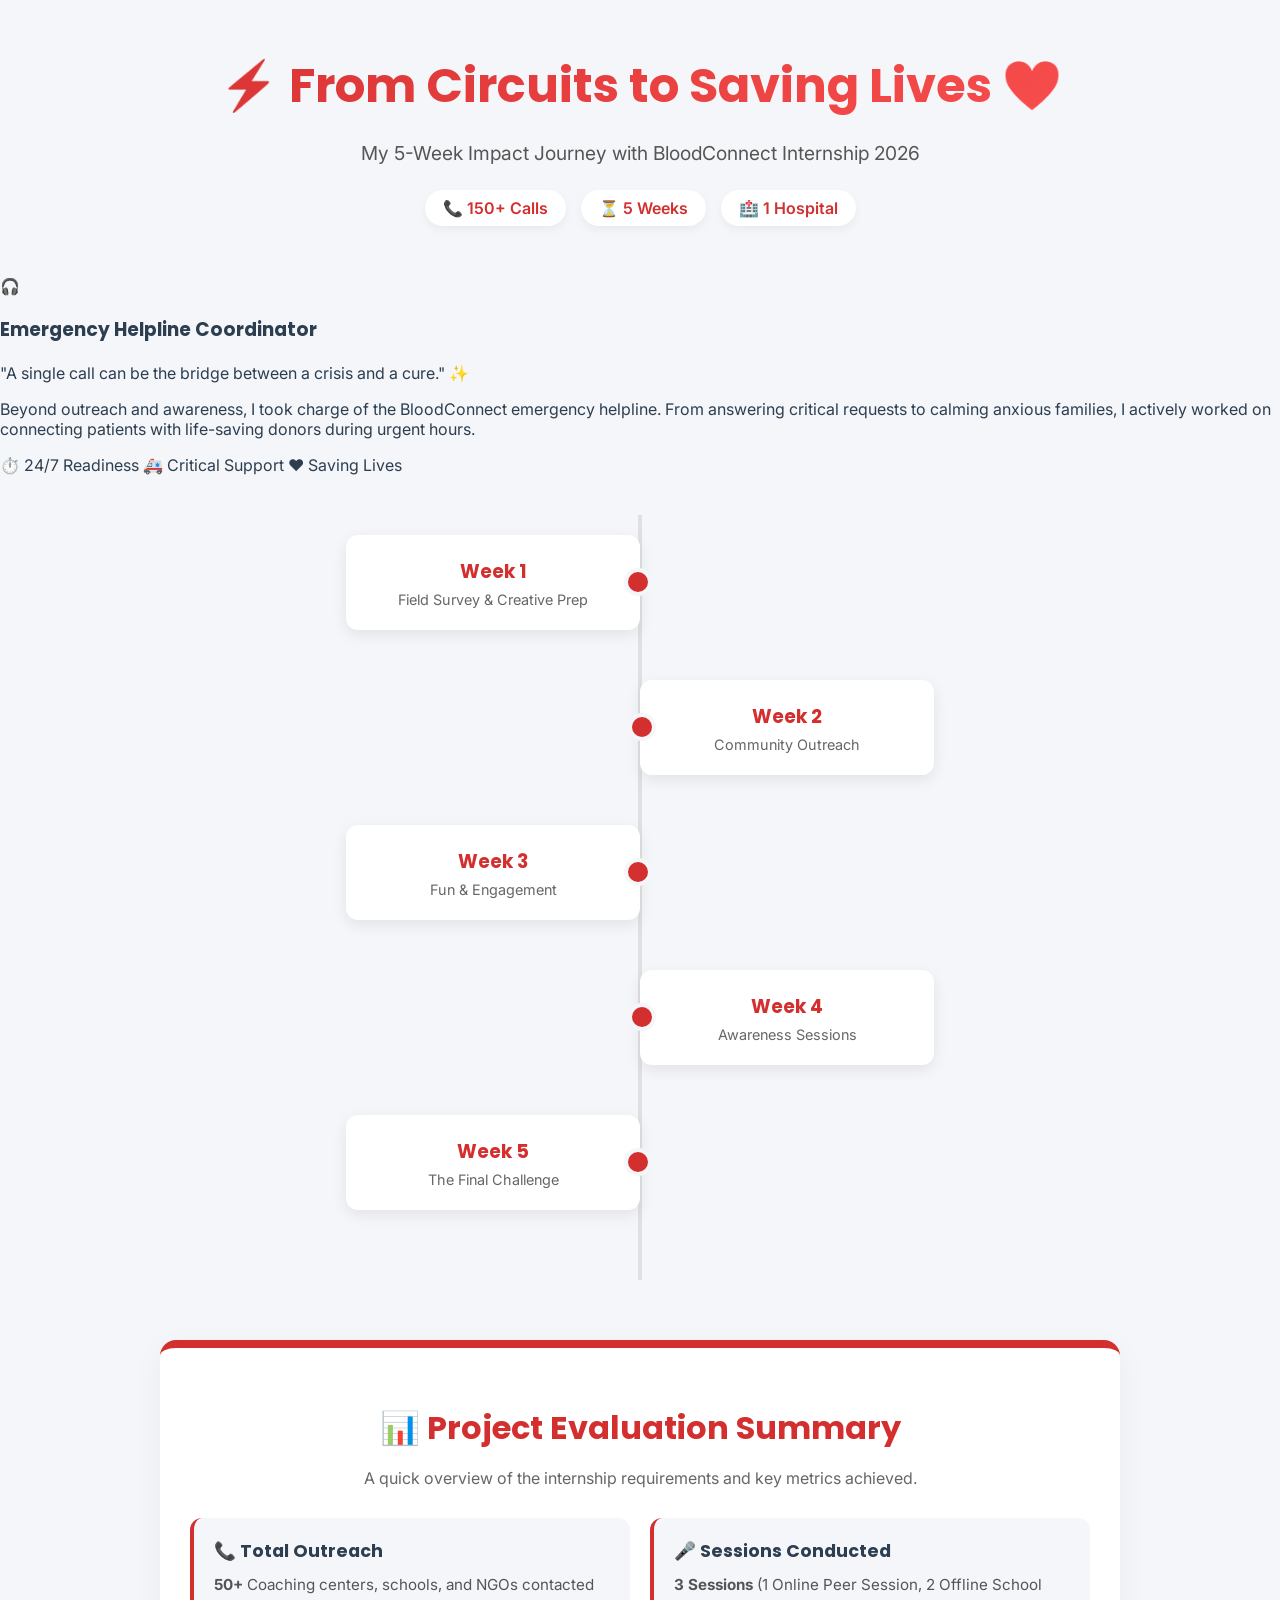
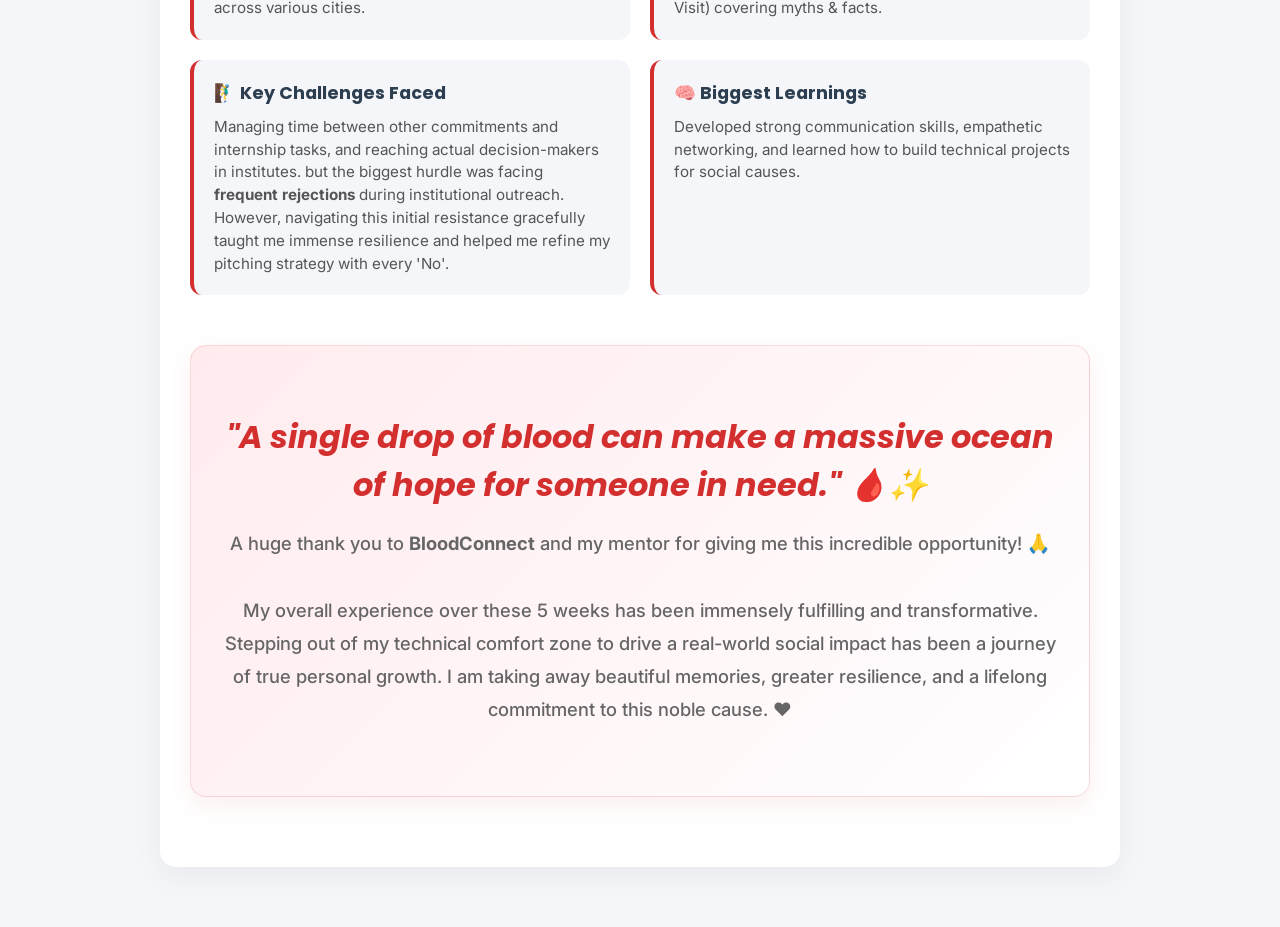
<file: index.html>
<!DOCTYPE html>
<html lang="en">
<head>
    <meta charset="UTF-8">
    <meta name="viewport" content="width=device-width, initial-scale=1.0">
    <title>My BloodConnect Journey</title>
    <link href="https://fonts.googleapis.com/css2?family=Poppins:wght@600;800&family=Inter:wght@400;500&display=swap" rel="stylesheet">
    <link rel="stylesheet" href="style.css">
</head>
<body class="home-page">

    

    <header class="hero-interactive">
        <h1 class="gradient-text floating-title">⚡ From Circuits to Saving Lives ❤️</h1>
        <p class="subtitle">My 5-Week Impact Journey with BloodConnect Internship 2026</p>
        <div class="stats-row">
            <span class="stat-badge">📞 150+ Calls</span>
            <span class="stat-badge">⏳ 5 Weeks</span>
            <span class="stat-badge">🏥 1 Hospital</span>
        </div>
    </header>
    <div class="highlight-container">
        <div class="highlight-card">
            <div class="highlight-icon">🎧</div>
            <div class="highlight-content">
                <h3>Emergency Helpline Coordinator</h3>
                <p class="quote">"A single call can be the bridge between a crisis and a cure." ✨</p>
                <p>Beyond outreach and awareness, I took charge of the BloodConnect emergency helpline. From answering critical requests to calming anxious families, I actively worked on connecting patients with life-saving donors during urgent hours.</p>
                <div class="helpline-tags">
                    <span>⏱️ 24/7 Readiness</span>
                    <span>🚑 Critical Support</span>
                    <span>❤️ Saving Lives</span>
                </div>
            </div>
        </div>
    </div>

    <section class="tree-container">
        <div class="vertical-line"></div>
        
        <a href="week1.html" class="tree-node left-node">
            <div class="node-content">
                <h3>Week 1</h3>
                <p>Field Survey & Creative Prep</p>
            </div>
            <div class="node-dot"></div>
        </a>

        <a href="week2.html" class="tree-node right-node">
            <div class="node-dot"></div>
            <div class="node-content">
                <h3>Week 2</h3>
                <p>Community Outreach</p>
            </div>
        </a>

        <!-- Week 3 (Active Link) -->
        <a href="week3.html" class="tree-node left-node">
            <div class="node-content">
                <h3>Week 3</h3>
                <p>Fun & Engagement</p>
            </div>
            <div class="node-dot"></div>
        </a>

        <a href="week4.html" class="tree-node right-node">
            <div class="node-dot"></div>
            <div class="node-content">
                <h3>Week 4</h3>
                <p>Awareness Sessions</p>
            </div>
        </a>

        <!-- Week 5 (Active Link) -->
        <a href="week5.html" class="tree-node left-node">
            <div class="node-content">
                <h3>Week 5</h3>
                <p>The Final Challenge</p>
            </div>
            <div class="node-dot"></div>
        </a>
    </section>

    <script src="script.js"></script>
    <!-- Final Evaluation Chart (Answers from PDF) -->
    <section class="summary-section">
        <h2>📊 Project Evaluation Summary</h2>
        <p>A quick overview of the internship requirements and key metrics achieved.</p>
        
        <div class="summary-grid">
            <div class="summary-card">
                <h3>📞 Total Outreach</h3>
                <p><strong>50+</strong> Coaching centers, schools, and NGOs contacted across various cities.</p>
            </div>
            <div class="summary-card">
                <h3>🎤 Sessions Conducted</h3>
                <p><strong>3 Sessions</strong> (1 Online Peer Session, 2 Offline School Visit) covering myths & facts.</p>
            </div>
            <div class="summary-card">
                <h3>🧗‍♂️ Key Challenges Faced</h3>
                <p>Managing time between other commitments and internship tasks, and reaching actual decision-makers in institutes. but the biggest hurdle was facing <strong>frequent rejections</strong> during institutional outreach. However, navigating this initial resistance gracefully taught me immense resilience and helped me refine my pitching strategy with every 'No'.</p>
            </div>
            <div class="summary-card">
                <h3>🧠 Biggest Learnings</h3>
                <p>Developed strong communication skills, empathetic networking, and learned how to build technical projects for social causes.</p>
            </div>
        </div>
        <!-- Gratitude & Closing Section -->
    <div class="closing-section">
        <h2 class="quote-text">"A single drop of blood can make a massive ocean of hope for someone in need." 🩸✨</h2>
        <p class="thank-you-text">
            A huge thank you to <strong>BloodConnect</strong> and my mentor for giving me this incredible opportunity! 🙏 <br><br>
            My overall experience over these 5 weeks has been immensely fulfilling and transformative. Stepping out of my technical comfort zone to drive a real-world social impact has been a journey of true personal growth. I am taking away beautiful memories, greater resilience, and a lifelong commitment to this noble cause. ❤️
        </p>
    </div>
    </section>
</body>
</html>
</file>
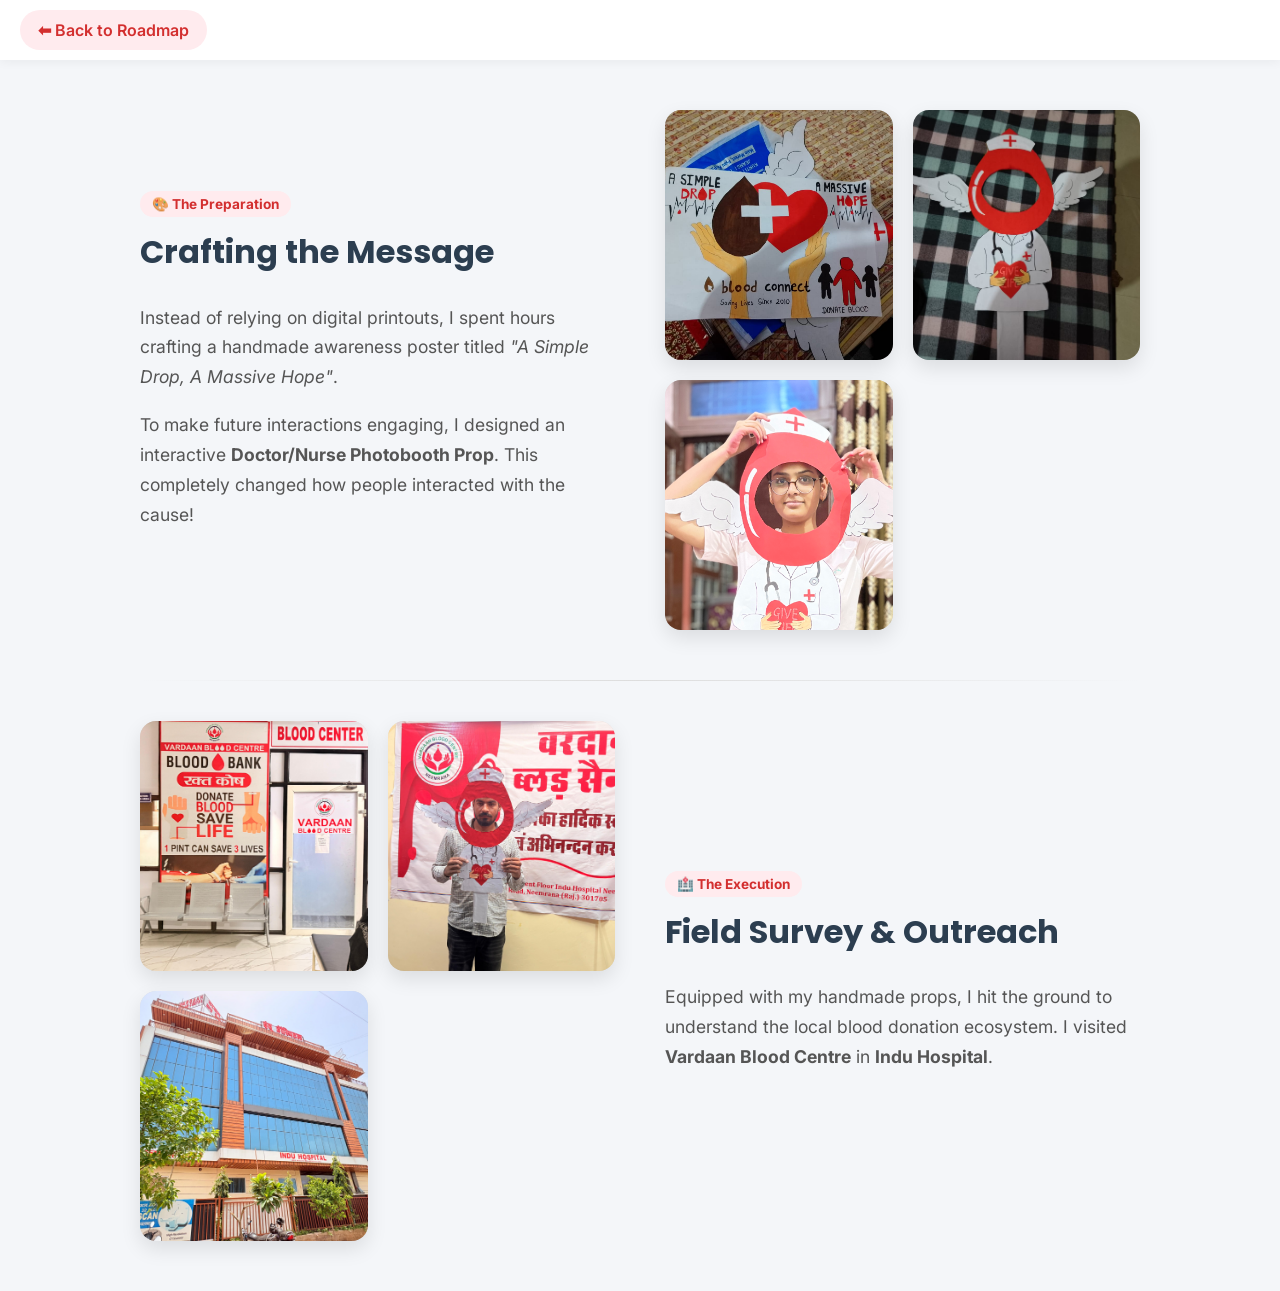
<file: week1.html>
<!DOCTYPE html>
<html lang="en">
<head>
    <meta charset="UTF-8">
    <meta name="viewport" content="width=device-width, initial-scale=1.0">
    <title>Week 1 - Impact Journey</title>
    <link href="https://fonts.googleapis.com/css2?family=Poppins:wght@600;800&family=Inter:wght@400;500&display=swap" rel="stylesheet">
    <link rel="stylesheet" href="style.css">
</head>
<body class="detail-page">
    <div class="nav-bar">
        <a href="index.html" class="back-btn">⬅ Back to Roadmap</a>
    </div>

    <main class="page-container">
        <section class="story-section">
            <div class="content-text">
                <span class="badge">🎨 The Preparation</span>
                <h2>Crafting the Message</h2>
                <p>Instead of relying on digital printouts, I spent hours crafting a handmade awareness poster titled <em>"A Simple Drop, A Massive Hope"</em>.</p>
                <p>To make future interactions engaging, I designed an interactive <strong>Doctor/Nurse Photobooth Prop</strong>. This completely changed how people interacted with the cause!</p>
            </div>
            <div class="image-grid">
                <div class="pro-img-box">
                    <img src="images/poster1.jpeg" alt="Handmade awareness poster" class="actual-img">
                    <div class="img-overlay">Creative Poster</div>
                </div>
                <div class="pro-img-box">
                    <img src="images/photobooth.jpeg" alt="Doctor and nurse photobooth prop" class="actual-img">
                    <div class="img-overlay">Photobooth Prop</div>
                </div>
                <div class="pro-img-box">
                    <img src="images/me.jpeg" alt="Photobooth prop in use" class="actual-img">
                    <div class="img-overlay">Interactive Prop</div>
                </div>
            </div>
        </section>

        <hr class="divider">

        <section class="story-section reverse-layout">
            <div class="content-text">
                <span class="badge">🏥 The Execution</span>
                <h2>Field Survey &amp; Outreach</h2>
                <p>Equipped with my handmade props, I hit the ground to understand the local blood donation ecosystem. I visited <strong>Vardaan Blood Centre</strong> in <strong>Indu Hospital</strong>.</p>
            </div>
            <div class="image-grid">
                <div class="pro-img-box">
                    <img src="images/hp6.jpeg" alt="Vardaan Blood Centre" class="actual-img">
                    <div class="img-overlay">Vardaan Centre</div>
                </div>
                <div class="pro-img-box">
                    <img src="images/s1.jpeg" alt="Field survey visit" class="actual-img">
                    <div class="img-overlay">Field Survey</div>
                </div>
                <div class="pro-img-box">
                    <img src="images/hp.jpeg" alt="Indu Hospital" class="actual-img">
                    <div class="img-overlay">Indu Hospital</div>
                </div>
            </div>
        </section>
    </main>
</body>
</html>
</file>
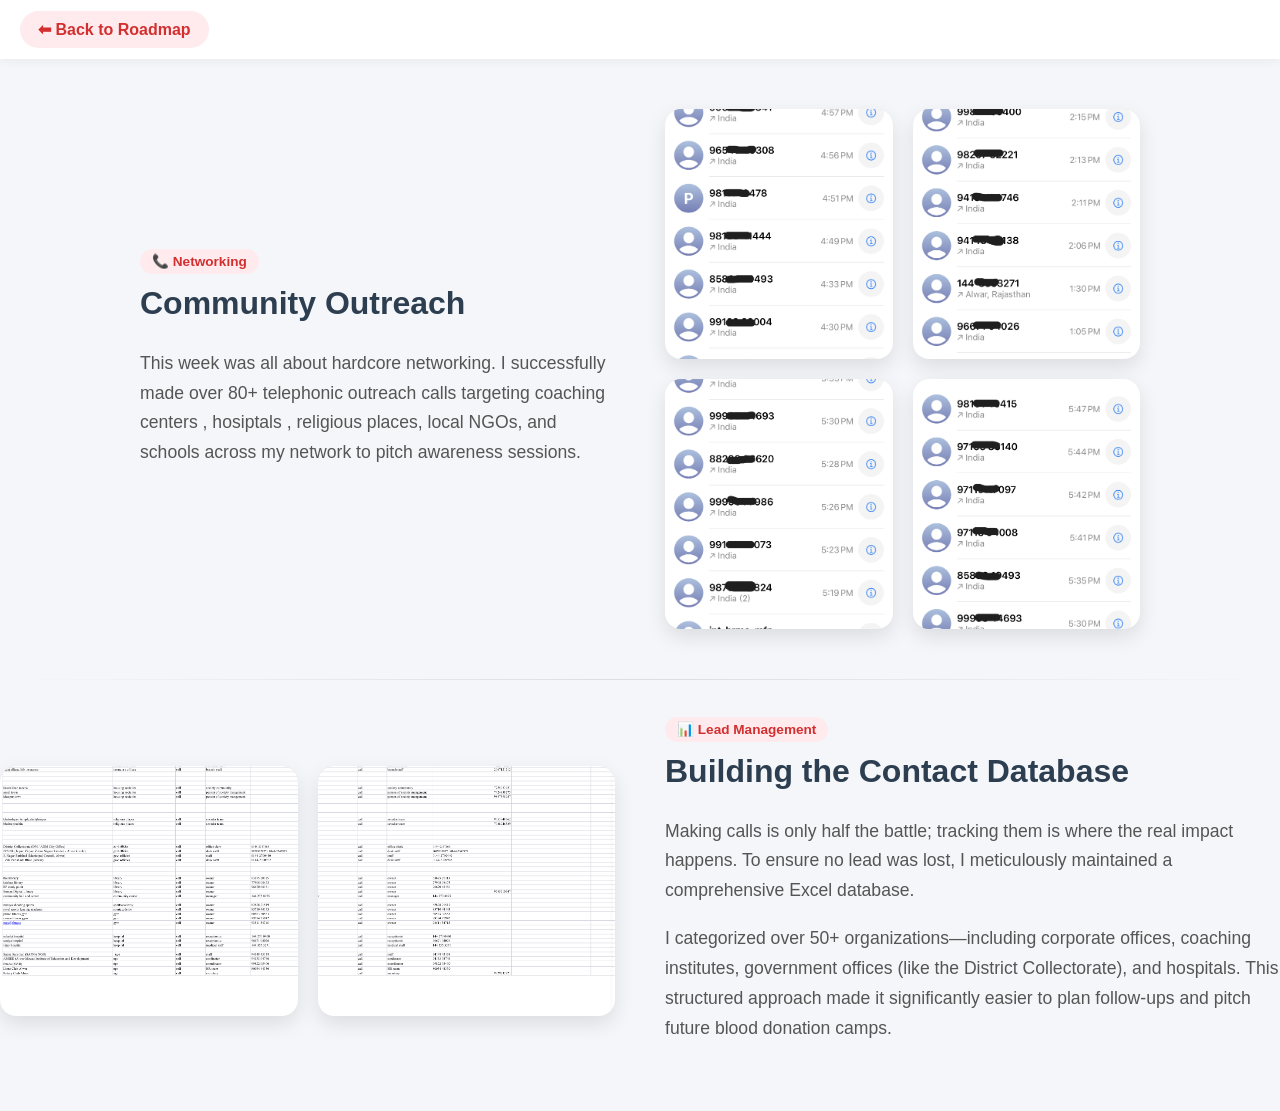
<file: week2.html>
<!DOCTYPE html>
<html lang="en">
<head>
    <meta charset="UTF-8">
    <meta name="viewport" content="width=device-width, initial-scale=1.0">
    <title>Week 2 - Outreach</title>
    <link rel="stylesheet" href="style.css">
</head>
<body>
    <div class="nav-bar"><a href="index.html" class="back-btn">⬅ Back to Roadmap</a></div>

    <div class="page-container">
        <div class="story-section stacked-layout">
            <div class="content-text">
                <span class="badge">📞 Networking</span>
                <h2>Community Outreach</h2>
                <p>This week was all about hardcore networking. I successfully made over 80+ telephonic outreach calls targeting coaching centers , hosiptals , religious places, local NGOs, and schools across my network to pitch awareness sessions.</p>
            </div>
            
            <div class="image-grid grid-3">
                <div class="pro-img-box">
                    <img src="images/IMG1.png" class="actual-img" alt="Call Logs 1">
                    <div class="img-overlay">Calls</div>
                </div>
                
                <div class="pro-img-box">
                    <img src="images/IMG2.png" class="actual-img" alt="Call Logs 2">
                    <div class="img-overlay"> Contacts</div>
                </div>

                <div class="pro-img-box">
                    <img src="images/IMG3.png" class="actual-img" alt="Call Logs 2">
                    <div class="img-overlay"> Contacts</div>
                </div>

                <div class="pro-img-box">
                    <img src="images/IMG4.png" class="actual-img" alt="Call Logs 3">
                    <div class="img-overlay">contacts</div>
                </div>
            </div>
        </div>
    </div>
    <hr class="divider">

        <!-- Section 2: Excel Database (Naya Section jo aapne manga tha) -->
        <div class="story-section reverse-layout">
            <div class="content-text">
                <span class="badge">📊 Lead Management</span>
                <h2>Building the Contact Database</h2>
                <p>Making calls is only half the battle; tracking them is where the real impact happens. To ensure no lead was lost, I meticulously maintained a comprehensive Excel database.</p>
                <p>I categorized over 50+ organizations—including corporate offices, coaching institutes, government offices (like the District Collectorate), and hospitals. This structured approach made it significantly easier to plan follow-ups and pitch future blood donation camps.</p>
            </div>
            
            <!-- Yahan aapki Excel Sheet ki 2 photos aayengi -->
            <div class="image-grid">
                <div class="pro-img-box">
                    <img src="images/IMG_5126.png" class="actual-img" alt="Outreach Database Sheet 1">
                    <div class="img-overlay">Organization Categories</div>
                </div>
                <div class="pro-img-box">
                    <img src="images/IMG_5127.png" class="actual-img" alt="Outreach Database Sheet 2">
                    <div class="img-overlay">Contact & Follow-up Details</div>
                </div>
            </div>
        </div>

    </div>
</body>
</html>
</file>
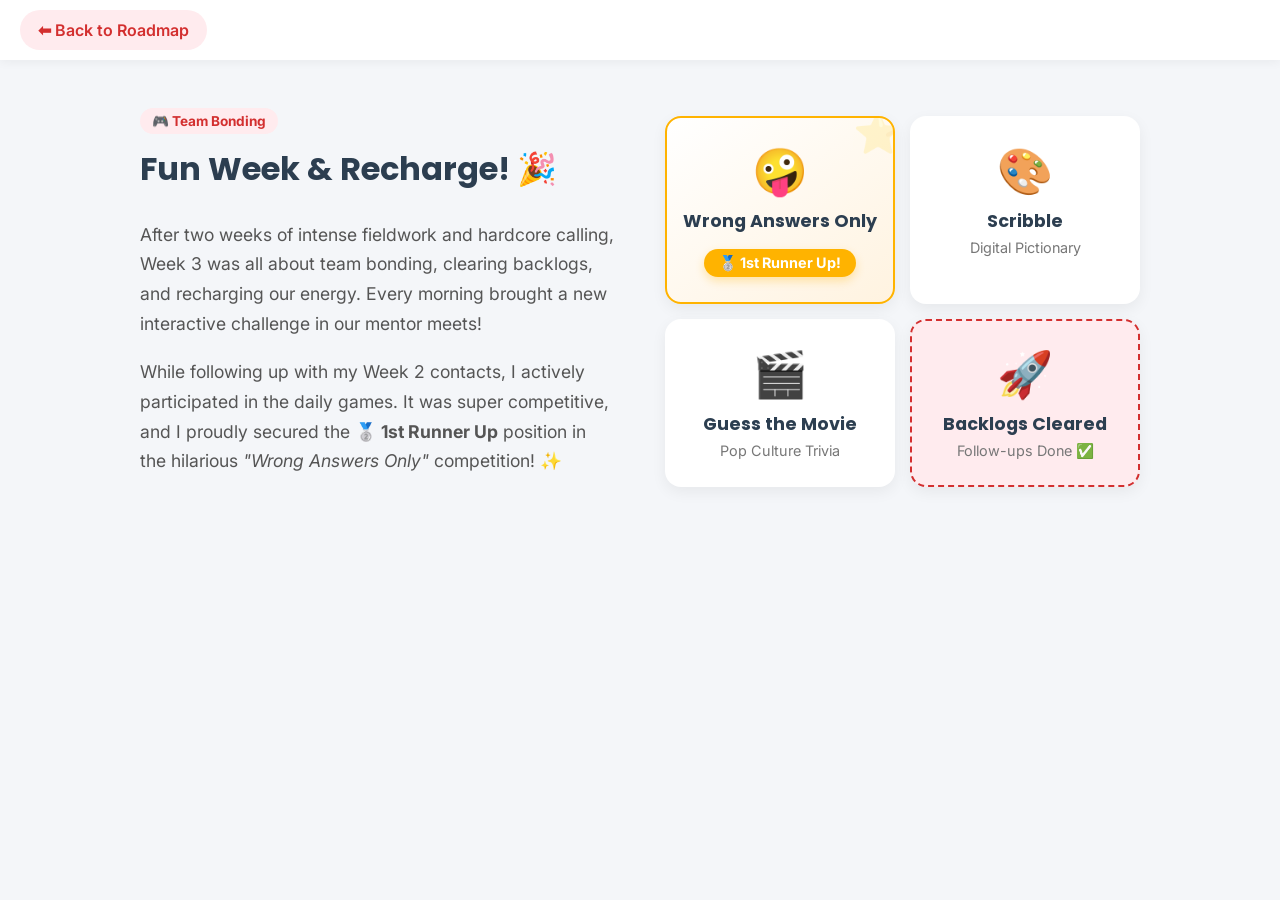
<file: week3.html>
<!DOCTYPE html>
<html lang="en">
<head>
    <meta charset="UTF-8">
    <meta name="viewport" content="width=device-width, initial-scale=1.0">
    <title>Week 3 - Fun Week</title>
    <!-- Premium Fonts -->
    <link href="https://fonts.googleapis.com/css2?family=Poppins:wght@600;800&family=Inter:wght@400;500&display=swap" rel="stylesheet">
    <link rel="stylesheet" href="style.css">
</head>
<body class="detail-page">

    <!-- Back Button -->
    <div class="nav-bar">
        <a href="index.html" class="back-btn">⬅ Back to Roadmap</a>
    </div>

    <div class="page-container">
        <div class="story-section">
            <div class="content-text">
                <span class="badge">🎮 Team Bonding</span>
                <h2>Fun Week & Recharge! 🎉</h2>
                <p>After two weeks of intense fieldwork and hardcore calling, Week 3 was all about team bonding, clearing backlogs, and recharging our energy. Every morning brought a new interactive challenge in our mentor meets!</p>
                <p>While following up with my Week 2 contacts, I actively participated in the daily games. It was super competitive, and I proudly secured the <strong>🥈 1st Runner Up</strong> position in the hilarious <em>"Wrong Answers Only"</em> competition! ✨</p>
            </div>
            
            <!-- Interactive Games Grid -->
            <div class="image-grid games-grid">
                
                <!-- Game 1 (Winning Card) -->
                <div class="game-card winning-card">
                    <div class="game-icon">🤪</div>
                    <h3>Wrong Answers Only</h3>
                    <div class="win-tag">🥈 1st Runner Up!</div>
                </div>

                <!-- Game 2 -->
                <div class="game-card">
                    <div class="game-icon">🎨</div>
                    <h3>Scribble</h3>
                    <p>Digital Pictionary</p>
                </div>

                <!-- Game 3 -->
                <div class="game-card">
                    <div class="game-icon">🎬</div>
                    <h3>Guess the Movie</h3>
                    <p>Pop Culture Trivia</p>
                </div>

                <!-- Game 4 -->
                <div class="game-card highlight-card-mini">
                    <div class="game-icon">🚀</div>
                    <h3>Backlogs Cleared</h3>
                    <p>Follow-ups Done ✅</p>
                </div>

            </div>
        </div>
    </div>

</body>
</html>
</file>
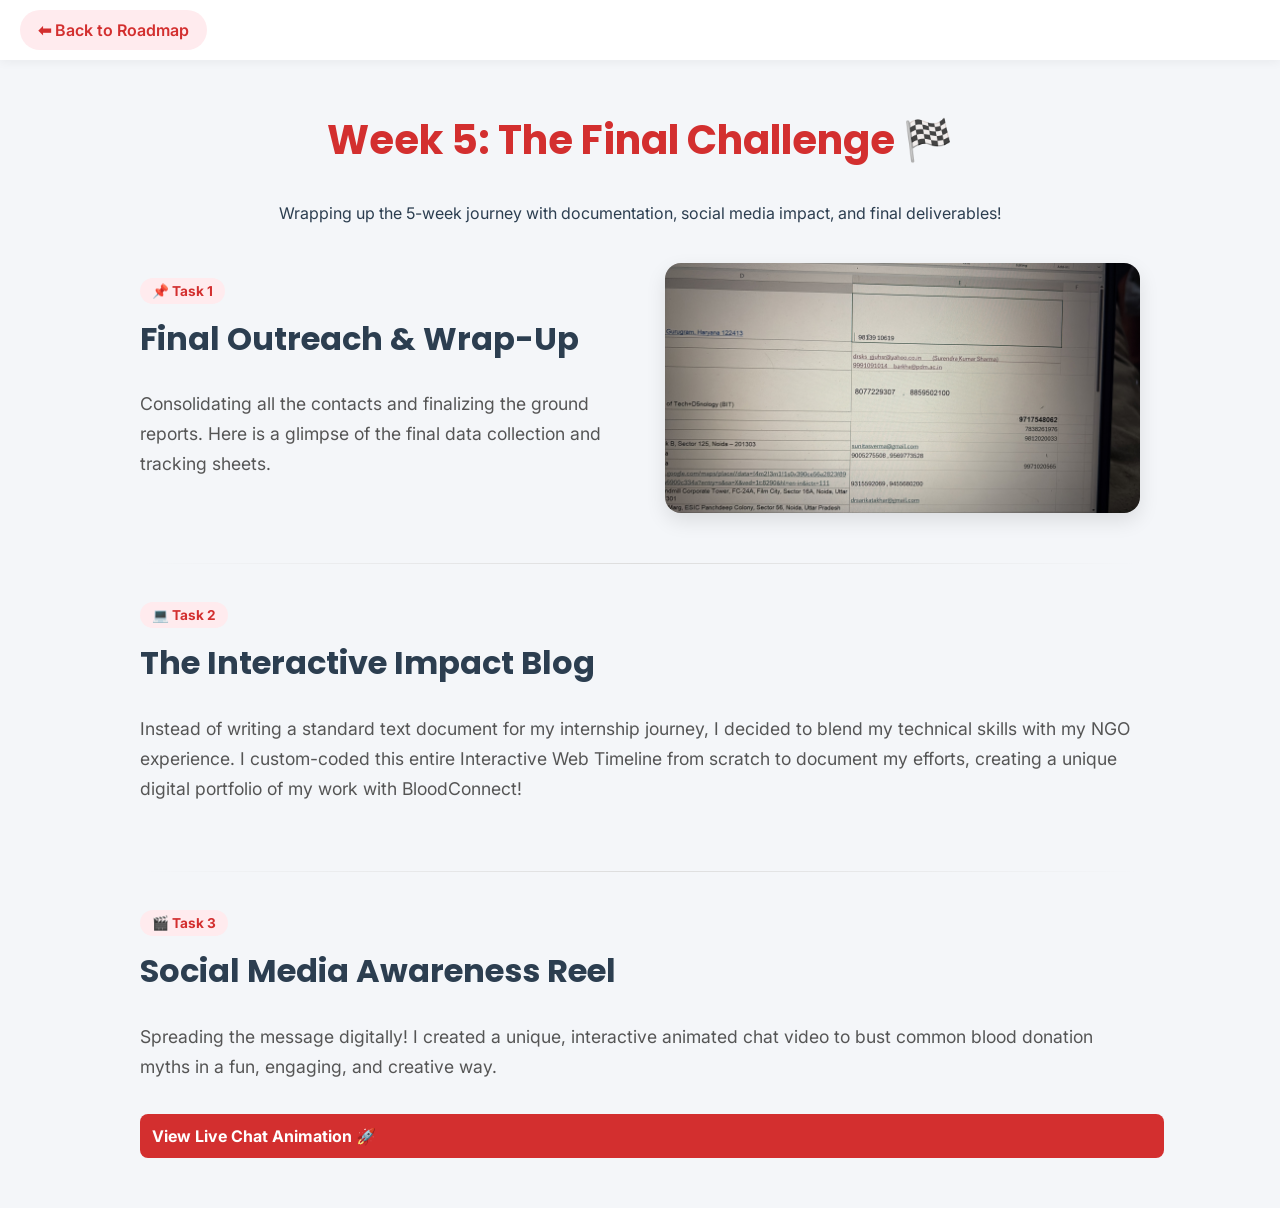
<file: week5.html>
<!DOCTYPE html>
<html lang="en">
<head>
    <meta charset="UTF-8">
    <meta name="viewport" content="width=device-width, initial-scale=1.0">
    <title>Week 5 - Final Challenge</title>
    <!-- Premium Fonts -->
    <link href="https://fonts.googleapis.com/css2?family=Poppins:wght@600;800&family=Inter:wght@400;500&display=swap" rel="stylesheet">
    <link rel="stylesheet" href="style.css">
</head>
<body class="detail-page">

    <!-- Back Button -->
    <div class="nav-bar">
        <a href="index.html" class="back-btn">⬅ Back to Roadmap</a>
    </div>

    <div class="page-container">
        
        <div class="header-text" style="text-align: center; margin-bottom: 40px;">
            <h2 style="font-size: 2.5rem; color: var(--brand-red);">Week 5: The Final Challenge 🏁</h2>
            <p>Wrapping up the 5-week journey with documentation, social media impact, and final deliverables!</p>
        </div>

        <!-- Task 1: Photo Addition -->
        <div class="story-section stacked-layout">
            <div class="content-text">
                <span class="badge">📌 Task 1</span>
                <h2>Final Outreach & Wrap-Up</h2>
                <p>Consolidating all the contacts and finalizing the ground reports. Here is a glimpse of the final data collection and tracking sheets.</p>
            </div>
            <div class="image-grid single-img">
                <div class="pro-img-box">
                    <img src="images/week5.jpeg" class="actual-img" alt="Task 1 Snapshot">
                    <div class="img-overlay">Final Tracking Report</div>
                </div>
            </div>
        </div>

        <hr class="divider">

        <!-- Task 2: The Blog (Coded by you) -->
        <div class="story-section stacked-layout">
            <div class="content-text">
                <span class="badge">💻 Task 2</span>
                <h2>The Interactive Impact Blog</h2>
                <p>Instead of writing a standard text document for my internship journey, I decided to blend my technical skills with my NGO experience. I custom-coded this entire Interactive Web Timeline from scratch to document my efforts, creating a unique digital portfolio of my work with BloodConnect!</p>
            </div>
        </div>

        <hr class="divider">

        <!-- Task 3: The Reel (WIP) -->
        <div class="story-section stacked-layout">
            <div class="content-text">
                <span class="badge">🎬 Task 3</span>
                <h2>Social Media Awareness Reel</h2>
                <p>Spreading the message digitally! I created a unique, interactive animated chat video to bust common blood donation myths in a fun, engaging, and creative way.</p>
        

                <a href="https://disha516.github.io/task3/" target="_blank" class="view-btn" style="display: inline-block; margin-top: 15px; text-decoration: none;">View Live Chat Animation 🚀</a>
        </div>
    </div>
        </div>

    </div>

</body>
</html>
</file>
<file: style.css>
/* Core Variables & Setup */
:root {
    --brand-red: #d32f2f;
    --brand-pink: #ffebee;
    --text-dark: #2c3e50;
    --bg-color: #f4f6f9;
}

body {
    font-family: 'Inter', sans-serif;
    background-color: var(--bg-color);
    margin: 0;
    color: var(--text-dark);
    overflow-x: hidden;
}

h1, h2, h3 { font-family: 'Poppins', sans-serif; }
a { text-decoration: none; }

/* --- 1. HOME PAGE (Tree) STYLES --- */
.logo-container { text-align: center; padding: 25px 0; background: white; box-shadow: 0 2px 10px rgba(0,0,0,0.05); }
.main-logo { height: 70px; transition: transform 0.3s ease; }
.main-logo:hover { transform: scale(1.05); }

.hero-interactive { text-align: center; padding: 50px 20px; }
.gradient-text {
    background: linear-gradient(135deg, #d32f2f, #ff5252);
    -webkit-background-clip: text;
    -webkit-text-fill-color: transparent;
    font-size: 3rem; margin: 0;
}
.floating-title { animation: float 3s ease-in-out infinite; }
@keyframes float {
    0%, 100% { transform: translateY(0px); }
    50% { transform: translateY(-8px); }
}
.subtitle { font-size: 1.2rem; color: #555; margin-bottom: 25px; }

.stats-row { display: flex; justify-content: center; gap: 15px; flex-wrap: wrap; }
.stat-badge {
    background: white; padding: 8px 18px; border-radius: 20px;
    box-shadow: 0 4px 10px rgba(0,0,0,0.05); font-weight: 600; color: var(--brand-red);
}

/* The Tree */
.tree-container { position: relative; max-width: 800px; margin: 40px auto; padding: 20px; }
.vertical-line {
    position: absolute; left: 50%; top: 0; bottom: 0; width: 4px;
    background: #e0e0e0; transform: translateX(-50%);
}
.tree-node {
    display: flex; align-items: center; justify-content: flex-end;
    width: 50%; position: relative; margin-bottom: 50px;
    color: var(--text-dark); transition: transform 0.3s ease;
}
.tree-node:hover:not(.disabled-node) { transform: translateY(-5px); }
.right-node { justify-content: flex-start; left: 50%; }

.node-content {
    background: white; padding: 20px; border-radius: 12px;
    box-shadow: 0 5px 15px rgba(0,0,0,0.08); width: 250px;
    text-align: center; border: 2px solid transparent; transition: all 0.3s ease;
}
.tree-node:hover:not(.disabled-node) .node-content {
    border-color: var(--brand-red); background: var(--brand-pink);
}
.node-content h3 { margin: 0 0 5px 0; color: var(--brand-red); }
.node-content p { margin: 0; font-size: 0.9rem; color: #666; }

.node-dot {
    width: 20px; height: 20px; background: var(--brand-red);
    border-radius: 50%; position: absolute; right: -12px;
    border: 4px solid var(--bg-color); z-index: 2;
}
.right-node .node-dot { left: -12px; right: auto; }

.disabled-node { opacity: 0.5; cursor: not-allowed; }
.disabled-node .node-dot { background: #bbb; }
.disabled-node:hover .node-content { border-color: transparent; background: white; }

/* --- 2. DETAIL PAGES (Week 1, 2, 4) STYLES --- */
.nav-bar {
    padding: 20px; background: white; box-shadow: 0 2px 10px rgba(0,0,0,0.05);
    position: sticky; top: 0; z-index: 100;
}
.back-btn {
    color: var(--brand-red); font-weight: 600; padding: 10px 18px;
    border-radius: 20px; background: var(--brand-pink); transition: 0.3s;
}
.back-btn:hover { background: var(--brand-red); color: white; }

.page-container {
    max-width: 1000px; margin: 50px auto; padding: 0 20px;
    animation: fadeIn 0.6s ease-out forwards;
}
@keyframes fadeIn {
    from { opacity: 0; transform: translateY(20px); }
    to { opacity: 1; transform: translateY(0); }
}

.story-section {
    display: flex; align-items: center; gap: 50px; flex-wrap: wrap; margin-bottom: 50px;
}
.reverse-layout { flex-direction: row-reverse; }
.content-text { flex: 1; min-width: 300px; }

.badge {
    background: var(--brand-pink); color: var(--brand-red);
    padding: 5px 12px; border-radius: 20px; font-size: 0.85rem; font-weight: bold;
}
.content-text h2 { font-size: 2rem; margin-top: 15px; }
.content-text p { font-size: 1.1rem; line-height: 1.7; color: #555; }

.divider { border: 0; height: 1px; background: linear-gradient(to right, transparent, #ddd, transparent); margin: 40px 0; }

.image-grid { display: grid; grid-template-columns: 1fr 1fr; gap: 20px; flex: 1; min-width: 300px; }
.single-img { grid-template-columns: 1fr; } /* For Week 2 */

.pro-img-box {
    position: relative; height: 250px; border-radius: 16px;
    overflow: hidden; box-shadow: 0 8px 20px rgba(0,0,0,0.1); background: #e0e0e0; cursor: pointer;
}
.actual-img { width: 100%; height: 100%; object-fit: cover; transition: transform 0.5s ease; }
.pro-img-box:hover .actual-img { transform: scale(1.1); }

.img-overlay {
    position: absolute; bottom: -60px; left: 0; width: 100%;
    background: rgba(0,0,0,0.7); color: white; text-align: center;
    padding: 15px 0; transition: bottom 0.3s ease; font-weight: 500;
}
.pro-img-box:hover .img-overlay { bottom: 0; }
/* --- WEEK 4 DASHBOARD CARDS STYLES --- */
.dashboard-container {
    max-width: 900px;
    margin: 40px auto;
    text-align: center;
    animation: fadeIn 0.6s ease-out forwards;
}

.dashboard-title {
    color: var(--brand-red);
    margin-bottom: 40px;
    font-size: 2rem;
}

.cards-wrapper {
    display: flex;
    justify-content: center;
    gap: 30px;
    flex-wrap: wrap;
}

.card {
    background: white;
    padding: 30px 20px;
    border-radius: 12px;
    box-shadow: 0 4px 15px rgba(0,0,0,0.05);
    width: 250px;
    transition: transform 0.3s ease, box-shadow 0.3s ease;
    text-align: center;
}

.card h3 { margin: 10px 0; font-size: 1.1rem; color: #333; }
.card-icon { font-size: 40px; margin-bottom: 15px; }

.status { font-weight: bold; font-size: 13px; margin-bottom: 20px; }
.done { color: #2e7d32; }
.progress { color: #f57c00; }
.upcoming { color: #888; }

.view-btn {
    background-color: var(--brand-red);
    color: white;
    border: none;
    padding: 12px;
    border-radius: 8px;
    cursor: pointer;
    font-weight: bold;
    width: 100%;
    transition: 0.3s;
}

.active-card:hover {
    transform: translateY(-5px);
    box-shadow: 0 8px 25px rgba(0,0,0,0.1);
}
.active-card:hover .view-btn { background-color: #b71c1c; }

.disabled-card { opacity: 0.6; cursor: not-allowed; }
.disabled-btn { background-color: #ddd; color: #888; cursor: not-allowed; }

/* --- MODAL (POP-UP) STYLES --- */
.modal {
    display: none; position: fixed; z-index: 200;
    left: 0; top: 0; width: 100%; height: 100%;
    background-color: rgba(0, 0, 0, 0.7);
}

.modal-content {
    background-color: white; margin: 10% auto; padding: 30px;
    border-radius: 12px; width: 60%; max-width: 600px;
    position: relative; text-align: center;
    animation: fadeIn 0.3s;
}

.popup-img { width: 100%; border-radius: 8px; margin-top: 15px; }

.close-btn {
    position: absolute; top: 15px; right: 20px;
    color: #aaa; font-size: 28px; font-weight: bold; cursor: pointer;
}
.close-btn:hover { color: red; }
/* --- WEEK 3: GAMES GRID STYLES --- */
.games-grid {
    display: grid;
    grid-template-columns: 1fr 1fr;
    gap: 15px;
}

.game-card {
    background: white;
    padding: 25px 15px;
    border-radius: 16px;
    text-align: center;
    box-shadow: 0 5px 15px rgba(0,0,0,0.06);
    transition: transform 0.3s cubic-bezier(0.25, 0.8, 0.25, 1), box-shadow 0.3s;
    border: 2px solid transparent;
    cursor: pointer;
}

.game-card:hover {
    transform: translateY(-8px) scale(1.02);
    box-shadow: 0 12px 25px rgba(0,0,0,0.1);
}

.game-icon {
    font-size: 45px;
    margin-bottom: 10px;
    animation: bounce 2s infinite ease-in-out;
}

.game-card h3 {
    font-size: 1.1rem;
    color: var(--text-dark);
    margin: 5px 0;
}

.game-card p {
    font-size: 0.9rem !important;
    color: #777 !important;
    margin: 0 !important;
}

/* The Winning Card (1st Runner Up) */
.winning-card {
    background: linear-gradient(145deg, #ffffff, #fff3e0);
    border: 2px solid #ffb300;
    position: relative;
    overflow: hidden;
}

.winning-card::before {
    content: '⭐';
    position: absolute;
    top: -10px;
    right: -10px;
    font-size: 40px;
    opacity: 0.2;
}

.win-tag {
    display: inline-block;
    background: #ffb300;
    color: white;
    padding: 5px 15px;
    border-radius: 20px;
    font-weight: bold;
    font-size: 0.9rem;
    margin-top: 10px;
    box-shadow: 0 4px 10px rgba(255, 179, 0, 0.3);
}

/* Mini Highlight for Task completion */
.highlight-card-mini {
    background: var(--brand-pink);
    border: 2px dashed var(--brand-red);
}

@keyframes bounce {
    0%, 100% { transform: translateY(0); }
    50% { transform: translateY(-5px); }
}
/* --- WEEK 5: Work in Progress Box --- */
.wip-box {
    background: #e3f2fd;
    border: 2px dashed #1976d2;
    padding: 20px;
    border-radius: 12px;
    text-align: center;
    color: #1565c0;
    margin-top: 15px;
}

.wip-box h3 { margin: 10px 0 5px 0; color: #0d47a1; }
.wip-box p { color: #1976d2 !important; font-size: 0.95rem; }

/* --- INDEX: Summary Evaluation Chart --- */
.summary-section {
    max-width: 900px;
    margin: 60px auto;
    padding: 30px;
    background: white;
    border-radius: 16px;
    box-shadow: 0 10px 30px rgba(0,0,0,0.05);
    text-align: center;
    border-top: 8px solid var(--brand-red);
}

.summary-section h2 { color: var(--brand-red); font-size: 2rem; margin-bottom: 5px; }
.summary-section p { color: #666; margin-bottom: 30px; }

.summary-grid {
    display: grid;
    grid-template-columns: repeat(auto-fit, minmax(300px, 1fr));
    gap: 20px;
    text-align: left;
}

.summary-card {
    background: var(--bg-color);
    padding: 20px;
    border-radius: 12px;
    border-left: 4px solid var(--brand-red);
}

.summary-card h3 { margin: 0 0 10px 0; font-size: 1.1rem; color: var(--text-dark); }
.summary-card p { margin: 0; font-size: 0.95rem; color: #555; line-height: 1.5; }
/* --- CLOSING / THANK YOU SECTION --- */
.closing-section {
    max-width: 900px;
    margin: 50px auto 40px auto;
    text-align: center;
    padding: 40px 30px;
    background: linear-gradient(135deg, #ffebee, #ffffff);
    border-radius: 16px;
    box-shadow: 0 8px 25px rgba(211, 47, 47, 0.08);
    border: 1px solid rgba(211, 47, 47, 0.15);
}

.quote-text {
    font-size: 1.6rem;
    color: var(--brand-red);
    font-style: italic;
    margin-bottom: 25px;
    line-height: 1.5;
}

.thank-you-text {
    font-size: 1.15rem;
    color: #444;
    line-height: 1.8;
    font-weight: 500;
}
</file>
